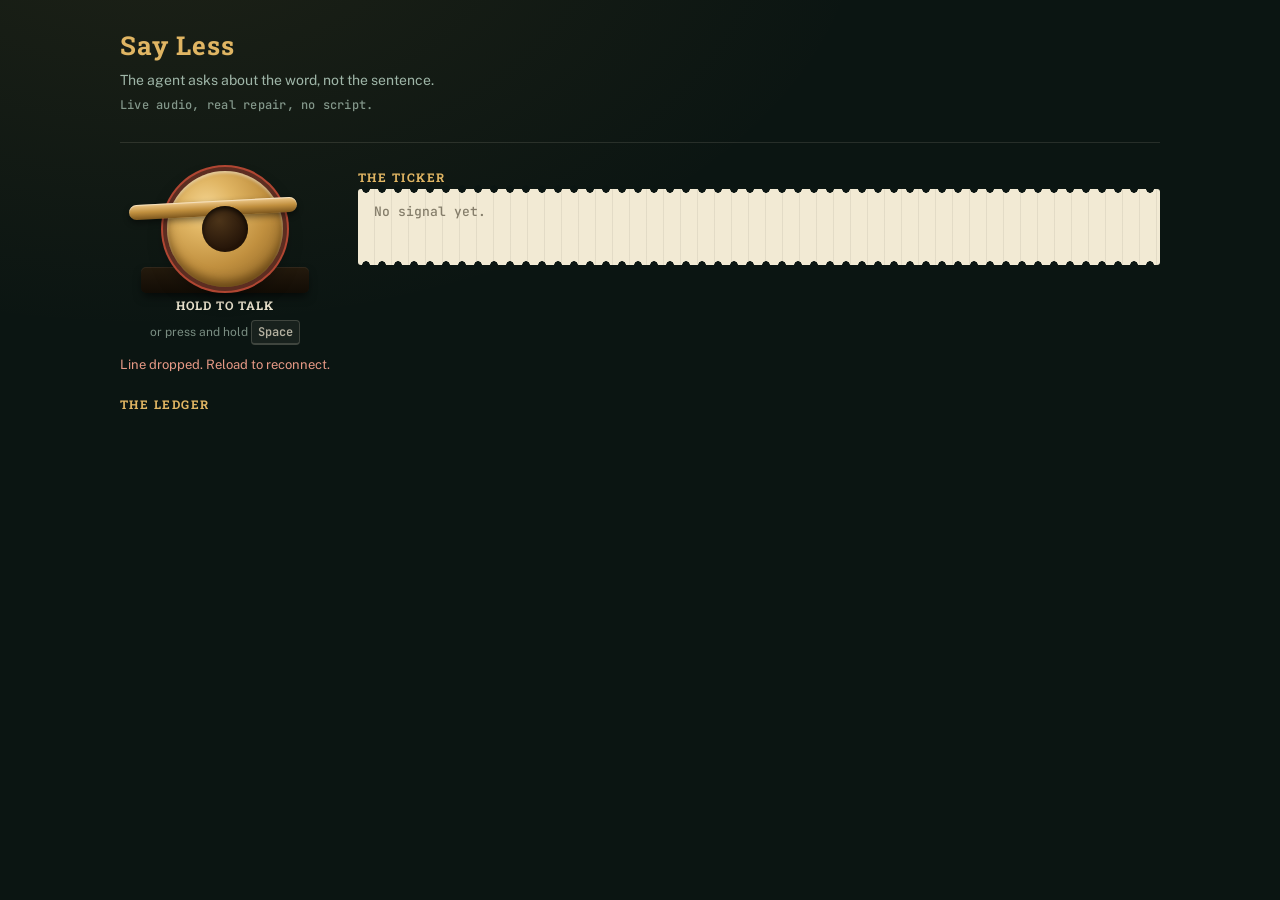
<file: app/static/index.html>
<!doctype html>
<html lang="en">
<head>
  <meta charset="utf-8">
  <meta name="viewport" content="width=device-width,initial-scale=1">
  <title>Say Less</title>
  <link rel="stylesheet" href="style.css">
</head>
<body data-state="idle">
  <div class="scene">
    <header class="masthead">
      <h1 class="wordmark">Say Less</h1>
      <p class="tagline">The agent asks about the word, not the sentence.</p>
      <p class="trust">Live audio, real repair, no script.</p>
    </header>

    <main class="board">
      <section class="control-row">
        <div class="key-col">
          <button id="key" class="key" type="button" aria-label="Hold to talk to the booking agent"></button>
          <span class="key-label">Hold to talk</span>
          <p class="key-hint">or press and hold <kbd>Space</kbd></p>
          <p id="status" class="status-text" aria-live="polite"></p>
        </div>

        <div class="ticker-wrap">
          <h2 class="panel-label">The ticker</h2>
          <div id="ticker" class="ticker" aria-live="polite">
            <p class="ticker-empty">No signal yet.</p>
          </div>
        </div>
      </section>

      <section class="readback-slip" id="readback" hidden>
        <div class="slip-head">
          <h2 class="panel-label slip-label">Readback</h2>
          <span id="move" class="move-badge"></span>
        </div>
        <p id="agent-text" class="slip-text" aria-live="polite"></p>
        <dl class="fields" id="fields"></dl>
        <p class="raw-feed"><span>raw</span><code id="raw"></code></p>
      </section>

      <section class="ledger">
        <h2 class="panel-label">The ledger</h2>
        <div id="schema" class="ledger-grid"></div>
      </section>
    </main>
  </div>
  <script src="app.js"></script>
</body>
</html>
</file>
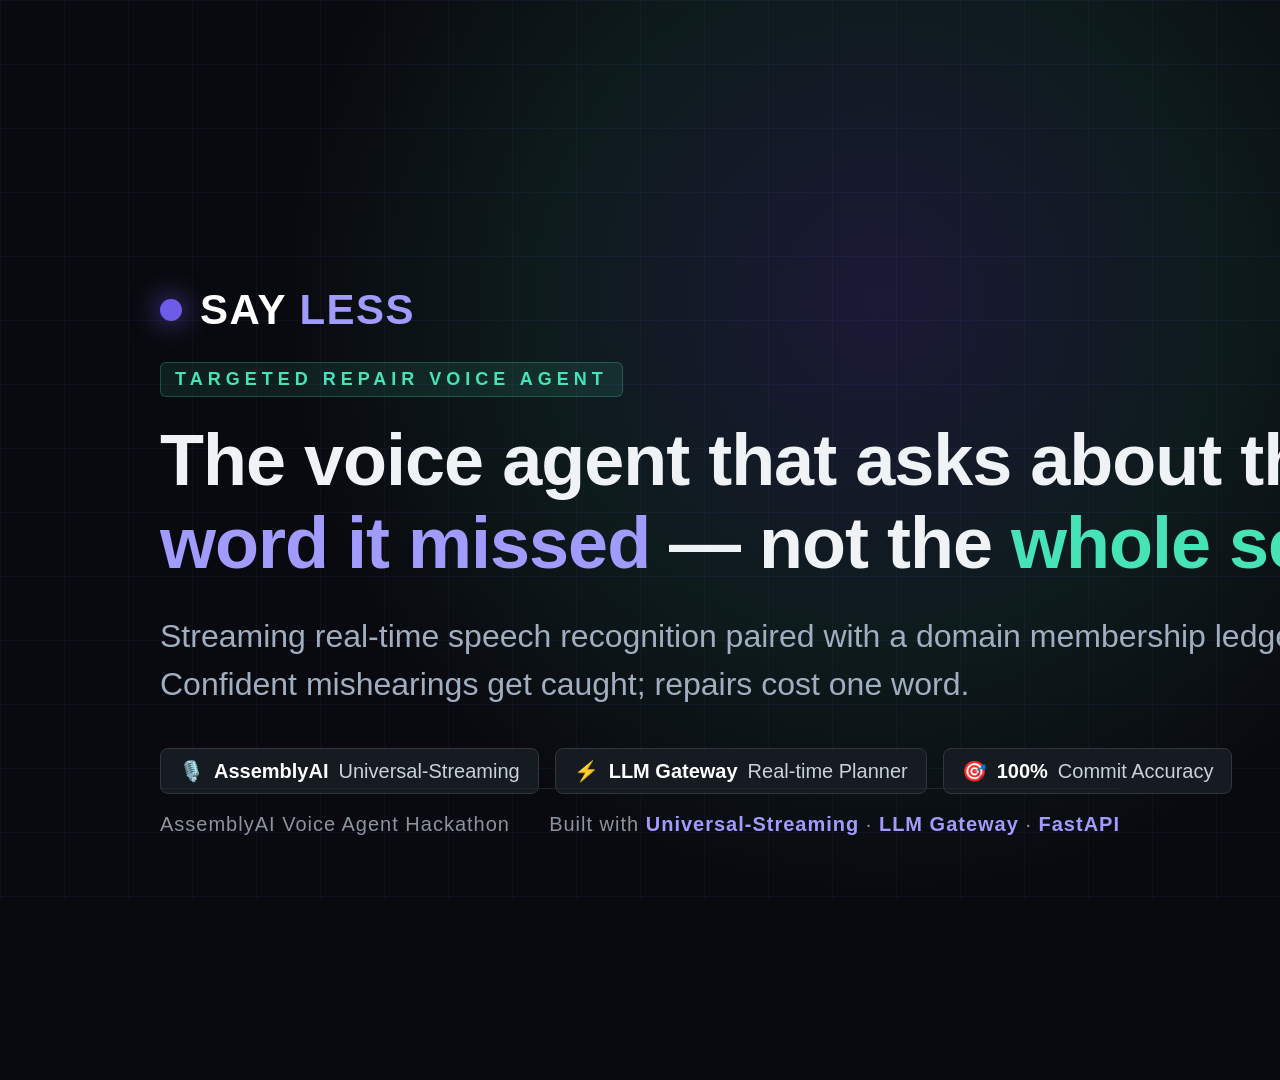
<file: docs/video/intro.html>
<!doctype html><html><head><meta charset="utf-8"><style>
html,body{margin:0;width:1920px;height:1080px;background:#090a0f;overflow:hidden;font-family:-apple-system,BlinkMacSystemFont,"Segoe UI",Roboto,sans-serif;color:#f0f3f6}
.grid{position:absolute;inset:0;background-image:linear-gradient(rgba(108,92,231,.07) 1px,transparent 1px),linear-gradient(90deg,rgba(108,92,231,.07) 1px,transparent 1px);background-size:64px 64px}
.glow{position:absolute;top:-300px;right:-200px;width:1200px;height:1200px;background:radial-gradient(circle,rgba(108,92,231,.18) 0%,rgba(70,227,183,.08) 40%,rgba(9,10,15,0) 70%)}
.wrap{position:relative;height:100%;display:flex;flex-direction:column;justify-content:center;padding:0 160px;box-sizing:border-box}
.brand{display:flex;align-items:center;gap:18px;margin-bottom:28px}
.dot{width:22px;height:22px;border-radius:50%;background:#6c5ce7;box-shadow:0 0 28px rgba(108,92,231,.9)}
.brand span{font-size:42px;font-weight:800;letter-spacing:1.5px;color:#fff}.brand .s{color:#a29bfe}
.kicker{display:inline-block;font-size:18px;font-weight:700;letter-spacing:5px;color:#46e3b7;text-transform:uppercase;margin-bottom:22px;padding:6px 14px;background:rgba(70,227,183,.1);border:1px solid rgba(70,227,183,.25);border-radius:6px;width:fit-content}
h1{font-size:72px;line-height:1.15;margin:0 0 28px;max-width:1450px;font-weight:800;letter-spacing:-1px}
h1 .a{color:#a29bfe}
h1 .b{color:#46e3b7}
p{font-size:32px;color:#a0aec0;max-width:1250px;line-height:1.5;margin:0;font-weight:400}
.badges{display:flex;gap:16px;margin-top:40px}
.badge{background:#161b22;border:1px solid #30363d;padding:10px 18px;border-radius:8px;font-size:20px;color:#c9d1d9;display:flex;align-items:center;gap:10px}
.badge strong{color:#fff}
.foot{position:absolute;bottom:64px;left:160px;right:160px;display:flex;justify-content:space-between;font-size:20px;color:#8b949e;letter-spacing:1px;border-top:1px solid #21262d;padding-top:24px}
.foot b{color:#a29bfe;font-weight:600}
</style></head><body><div class="grid"></div><div class="glow"></div>
<div class="wrap">
 <div class="brand"><div class="dot"></div><span>SAY <span class="s">LESS</span></span></div>
 <div class="kicker">Targeted Repair Voice Agent</div>
 <h1>The voice agent that asks about the <span class="a">one word it missed</span> — not the <span class="b">whole sentence</span>.</h1>
 <p>Streaming real-time speech recognition paired with a domain membership ledger. Confident mishearings get caught; repairs cost one word.</p>
 <div class="badges">
  <div class="badge">🎙️ <strong>AssemblyAI</strong> Universal-Streaming</div>
  <div class="badge">⚡ <strong>LLM Gateway</strong> Real-time Planner</div>
  <div class="badge">🎯 <strong>100%</strong> Commit Accuracy</div>
 </div>
</div>
<div class="foot"><div>AssemblyAI Voice Agent Hackathon</div><div>Built with <b>Universal-Streaming</b> &middot; <b>LLM Gateway</b> &middot; <b>FastAPI</b></div></div>
</body></html>
</file>
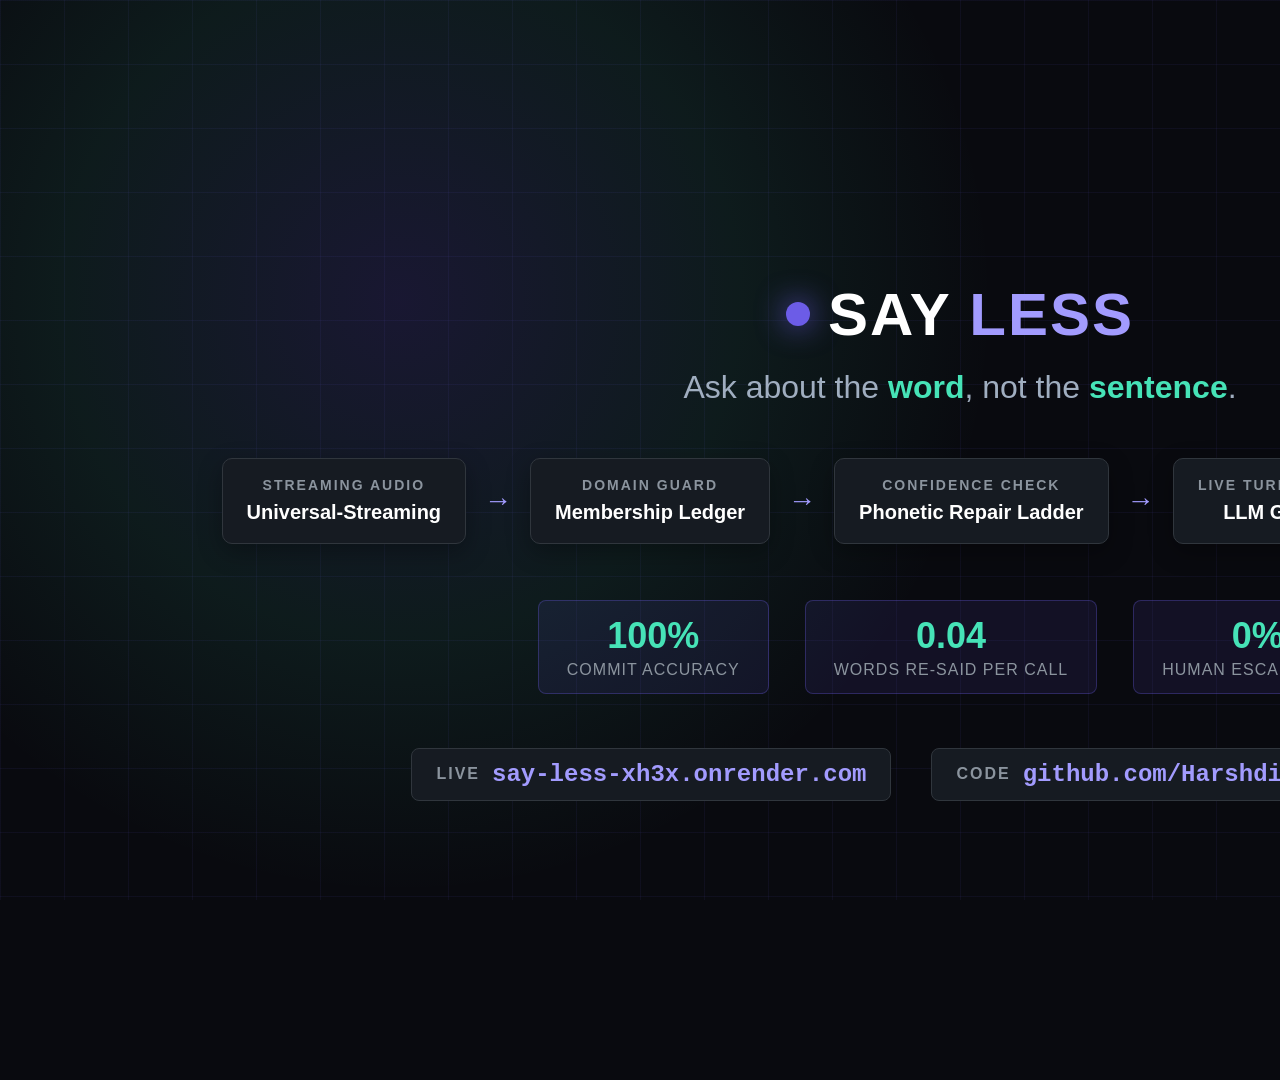
<file: docs/video/outro.html>
<!doctype html><html><head><meta charset="utf-8"><style>
html,body{margin:0;width:1920px;height:1080px;background:#090a0f;overflow:hidden;font-family:-apple-system,BlinkMacSystemFont,"Segoe UI",Roboto,sans-serif;color:#f0f3f6}
.grid{position:absolute;inset:0;background-image:linear-gradient(rgba(108,92,231,.07) 1px,transparent 1px),linear-gradient(90deg,rgba(108,92,231,.07) 1px,transparent 1px);background-size:64px 64px}
.glow{position:absolute;top:-300px;left:-200px;width:1200px;height:1200px;background:radial-gradient(circle,rgba(108,92,231,.16) 0%,rgba(70,227,183,.08) 40%,rgba(9,10,15,0) 70%)}
.wrap{position:relative;height:100%;display:flex;flex-direction:column;justify-content:center;align-items:center;text-align:center;padding:0 120px;box-sizing:border-box}
.brand{display:flex;align-items:center;gap:18px;margin-bottom:20px}
.dot{width:24px;height:24px;border-radius:50%;background:#6c5ce7;box-shadow:0 0 30px rgba(108,92,231,.9)}
.brand span{font-size:60px;font-weight:800;letter-spacing:2px;color:#fff}.brand .s{color:#a29bfe}
.tag{font-size:32px;color:#a0aec0;margin-bottom:52px;font-weight:400}
.tag span{color:#46e3b7;font-weight:600}
.arch{display:flex;align-items:center;gap:18px;font-size:22px;color:#f0f3f6;margin-bottom:56px}
.box{border:1px solid #30363d;background:#161b22;padding:18px 24px;border-radius:10px;min-width:180px;box-shadow:0 8px 24px rgba(0,0,0,.3)}
.box small{display:block;font-size:14px;color:#8b949e;letter-spacing:2px;margin-bottom:6px;text-transform:uppercase;font-weight:700}
.box strong{color:#fff;font-size:20px}
.arr{color:#a29bfe;font-size:28px;font-weight:bold}
.stats{display:flex;gap:36px;margin-bottom:54px}
.stat{background:rgba(108,92,231,.1);border:1px solid rgba(108,92,231,.3);padding:14px 28px;border-radius:8px}
.stat-val{font-size:36px;font-weight:800;color:#46e3b7}
.stat-lbl{font-size:16px;color:#8b949e;letter-spacing:1px;text-transform:uppercase;margin-top:4px}
.links{display:flex;gap:40px;font-size:24px}
.link-item{display:flex;align-items:center;gap:12px;background:#161b22;border:1px solid #30363d;padding:12px 24px;border-radius:8px}
.link-item .lbl{color:#8b949e;font-size:16px;letter-spacing:2px;font-weight:700}
.link-item .val{color:#a29bfe;font-weight:600;font-family:Consolas,monospace}
</style></head><body><div class="grid"></div><div class="glow"></div>
<div class="wrap">
 <div class="brand"><div class="dot"></div><span>SAY <span class="s">LESS</span></span></div>
 <div class="tag">Ask about the <span>word</span>, not the <span>sentence</span>.</div>
 <div class="arch">
  <div class="box"><small>Streaming Audio</small><strong>Universal-Streaming</strong></div>
  <div class="arr">&rarr;</div>
  <div class="box"><small>Domain Guard</small><strong>Membership Ledger</strong></div>
  <div class="arr">&rarr;</div>
  <div class="box"><small>Confidence Check</small><strong>Phonetic Repair Ladder</strong></div>
  <div class="arr">&rarr;</div>
  <div class="box"><small>Live Turn Planner</small><strong>LLM Gateway</strong></div>
  <div class="arr">&rarr;</div>
  <div class="box"><small>Result</small><strong>One-Word Booking</strong></div>
 </div>
 <div class="stats">
  <div class="stat"><div class="stat-val">100%</div><div class="stat-lbl">Commit Accuracy</div></div>
  <div class="stat"><div class="stat-val">0.04</div><div class="stat-lbl">Words Re-Said Per Call</div></div>
  <div class="stat"><div class="stat-val">0%</div><div class="stat-lbl">Human Escalations</div></div>
 </div>
 <div class="links">
  <div class="link-item"><span class="lbl">LIVE</span><span class="val">say-less-xh3x.onrender.com</span></div>
  <div class="link-item"><span class="lbl">CODE</span><span class="val">github.com/HarshdipSaha/say-less</span></div>
 </div>
</div>
</body></html>
</file>
<file: app/static/style.css>
@font-face {
  font-family: "Roboto Slab";
  src: url("fonts/roboto-slab.woff2") format("woff2");
  font-weight: 500 700;
  font-display: swap;
}
@font-face {
  font-family: "Public Sans";
  src: url("fonts/public-sans.woff2") format("woff2");
  font-weight: 400 700;
  font-display: swap;
}
@font-face {
  font-family: "JetBrains Mono";
  src: url("fonts/jetbrains-mono.woff2") format("woff2");
  font-weight: 400 600;
  font-display: swap;
}

:root {
  --ground: #0b1512;
  --ground-2: #102019;
  --panel: #f2ead4;
  --panel-2: #e9dfc4;
  --ink: #1c1a13;
  --ink-soft: #57503e;
  --cream-line: rgba(28, 26, 19, .16);
  --brass: #c1903f;
  --brass-light: #e0b563;
  --brass-dark: #7c561d;
  --amber: #e08a1e;
  --amber-deep: #8f5310;
  --confirmed: #3c7c53;
  --confirmed-deep: #1c4a2f;
  --danger: #b04632;
  --danger-deep: #6e2a1d;
  --cream-text: #ece4cf;
  --dim-text: #9fb6a8;
  --shadow-color: 10, 20, 16;
  --ease-out-exp: cubic-bezier(0.16, 1, 0.3, 1);
}

* { box-sizing: border-box; }

@media (prefers-reduced-motion: reduce) {
  * { animation-duration: .001ms !important; animation-iteration-count: 1 !important; transition-duration: .001ms !important; }
}

html { color-scheme: dark; }

body {
  margin: 0;
  padding: 0 20px 48px;
  font: 400 16px/1.5 "Public Sans", system-ui, sans-serif;
  background:
    radial-gradient(1200px 700px at 12% -10%, rgba(193, 144, 63, .10), transparent 60%),
    var(--ground);
  color: var(--cream-text);
  min-height: 100vh;
  -webkit-font-smoothing: antialiased;
}

::selection { background: var(--brass); color: var(--ink); }

:focus-visible {
  outline: 2px solid var(--brass-light);
  outline-offset: 3px;
  border-radius: 4px;
}

kbd {
  font: 600 12px/1 "JetBrains Mono", monospace;
  background: rgba(236, 228, 207, .08);
  border: 1px solid rgba(236, 228, 207, .25);
  border-bottom-width: 2px;
  border-radius: 4px;
  padding: 3px 6px;
  color: var(--cream-text);
}

.scene { max-width: 1040px; margin: 0 auto; }

/* ---- masthead ---- */

.masthead {
  padding-block: 32px 28px;
  display: flex;
  flex-wrap: wrap;
  align-items: baseline;
  justify-content: space-between;
  gap: 6px 20px;
  border-bottom: 1px solid rgba(236, 228, 207, .12);
}

.wordmark {
  margin: 0;
  font: 700 26px/1 "Roboto Slab", serif;
  letter-spacing: .04em;
  color: var(--brass-light);
}

.tagline {
  margin: 6px 0 0;
  font-size: 14px;
  color: var(--dim-text);
  flex-basis: 100%;
}

.trust {
  margin: 0;
  font: 500 12px/1.4 "JetBrains Mono", monospace;
  letter-spacing: .02em;
  color: var(--dim-text);
  opacity: .8;
  text-align: right;
}

/* ---- layout ---- */

.board {
  display: grid;
  gap: 20px;
  padding-top: 28px;
  grid-template-columns: 1fr;
}

.control-row {
  display: grid;
  grid-template-columns: auto 1fr;
  gap: 20px 28px;
  align-items: start;
}

@media (max-width: 620px) {
  .control-row { grid-template-columns: 1fr; justify-items: center; text-align: center; }
}

/* ---- the key ---- */

.key-col { position: relative; display: flex; flex-direction: column; align-items: center; gap: 12px; }

.key-col::before {
  /* the key's mounting plate — reads as hardware, not a floating orb */
  content: "";
  position: absolute;
  top: 96px;
  left: 50%;
  width: 168px;
  height: 26px;
  transform: translateX(-50%);
  background: linear-gradient(180deg, #241a0d, #120c05);
  border-radius: 5px;
  box-shadow: 0 5px 10px -2px rgba(0, 0, 0, .6), inset 0 1px 0 rgba(255, 255, 255, .06);
}

.key {
  --ring: var(--brass-dark);
  position: relative;
  width: 116px;
  height: 116px;
  padding: 0;
  border: none;
  border-radius: 50%;
  cursor: pointer;
  background:
    radial-gradient(circle at 34% 30%, #f3d38f 0%, var(--brass-light) 24%, var(--brass) 55%, var(--brass-dark) 100%);
  box-shadow:
    0 0 0 4px rgba(var(--shadow-color), .5),
    0 0 0 6px var(--ring),
    0 10px 22px -6px rgba(0, 0, 0, .65),
    inset 0 2px 3px rgba(255, 255, 255, .45),
    inset 0 -6px 10px rgba(60, 34, 4, .55);
  transition: box-shadow .18s var(--ease-out-exp), transform .18s var(--ease-out-exp);
}

.key::before {
  /* the lever arm — pivots from a back post, breaks the button's silhouette out of "orb" */
  content: "";
  position: absolute;
  top: 30px;
  left: -38px;
  width: 168px;
  height: 15px;
  border-radius: 8px;
  transform: rotate(-3deg);
  background: linear-gradient(180deg, #eec888, var(--brass) 50%, var(--brass-dark));
  box-shadow: 0 3px 6px rgba(0, 0, 0, .45), inset 0 1px 1px rgba(255, 255, 255, .5);
}

.key::after {
  content: "";
  position: absolute;
  inset: 30%;
  border-radius: 50%;
  background: radial-gradient(circle at 38% 32%, #4c3419, #241408 70%);
  box-shadow: inset 0 3px 5px rgba(0, 0, 0, .7);
  z-index: 1;
}

.key:hover { transform: translateY(-1px); }
.key:active,
.key.live {
  transform: translateY(2px);
  box-shadow:
    0 0 0 4px rgba(var(--shadow-color), .5),
    0 0 0 6px var(--ring),
    0 4px 10px -4px rgba(0, 0, 0, .6),
    inset 0 3px 6px rgba(0, 0, 0, .5);
}

.key.live { --ring: var(--amber); animation: pulse-ring 1.1s var(--ease-out-exp) infinite; }
.key.connecting { --ring: var(--brass); }
.key.thinking { --ring: var(--brass-light); }
.key.booked { --ring: var(--confirmed); }
.key.trouble { --ring: var(--danger); }

@keyframes pulse-ring {
  0% { box-shadow: 0 0 0 4px rgba(var(--shadow-color), .5), 0 0 0 6px var(--ring), 0 0 0 6px rgba(224, 138, 30, .45), 0 4px 10px -4px rgba(0, 0, 0, .6); }
  100% { box-shadow: 0 0 0 4px rgba(var(--shadow-color), .5), 0 0 0 6px var(--ring), 0 0 0 18px rgba(224, 138, 30, 0), 0 4px 10px -4px rgba(0, 0, 0, .6); }
}

.key-label {
  font: 700 12px/1 "Roboto Slab", serif;
  letter-spacing: .08em;
  text-transform: uppercase;
  color: var(--cream-text);
}

.key-hint {
  margin: 0;
  font-size: 12px;
  color: var(--dim-text);
  opacity: .75;
}

.status-text {
  margin: 2px 0 0;
  min-height: 1.4em;
  font-size: 13px;
  color: var(--dim-text);
}

.status-text[data-tone="live"] { color: var(--amber); }
.status-text[data-tone="ok"] { color: #8fd6a8; }
.status-text[data-tone="error"] { color: #e79a86; }

/* ---- the ticker ---- */

.panel-label {
  margin: 0 0 6px;
  font: 700 12px/1 "Roboto Slab", serif;
  letter-spacing: .12em;
  text-transform: uppercase;
  color: var(--brass-light);
}

.ticker {
  position: relative;
  min-height: 76px;
  padding: 14px 16px;
  background: var(--panel);
  border-radius: 3px;
  background-image: repeating-linear-gradient(90deg, transparent 0 16px, rgba(28, 26, 19, .07) 16px 17px);
}

.ticker::before,
.ticker::after {
  content: "";
  position: absolute;
  left: 0; right: 0;
  height: 8px;
  background-image: radial-gradient(circle at 8px 4px, var(--ground) 3.5px, transparent 4px);
  background-size: 16px 8px;
}
.ticker::before { top: -4px; }
.ticker::after { bottom: -4px; }

.ticker-empty {
  margin: 0;
  color: var(--ink-soft);
  font: 500 13px "JetBrains Mono", monospace;
  opacity: .7;
}

.word {
  display: inline-block;
  font: 500 15px/1.6 "JetBrains Mono", monospace;
  color: var(--ink);
  margin: 0 2px 4px 0;
  padding: 1px 3px;
  border-radius: 2px;
  animation: stamp-in .32s var(--ease-out-exp) backwards;
  animation-delay: calc(var(--i, 0) * 35ms);
}

.word.low {
  color: #6e3f0c;
  border-bottom: 2px dashed var(--amber);
  background: rgba(224, 138, 30, .14);
}

@keyframes stamp-in {
  from { opacity: 0; transform: scale(1.16); }
  to { opacity: 1; transform: scale(1); }
}

/* ---- readback slip ---- */

.readback-slip {
  position: relative;
  background: var(--panel);
  border-radius: 2px;
  padding: 26px 22px 20px;
  margin-top: 8px;
  box-shadow: 0 14px 30px -14px rgba(0, 0, 0, .55);
}

.readback-slip::before {
  content: "";
  position: absolute;
  top: -9px; left: 0; right: 0; height: 18px;
  background:
    linear-gradient(-45deg, var(--panel) 9px, transparent 0) 0 9px / 18px 18px repeat-x,
    linear-gradient(45deg, var(--panel) 9px, transparent 0) 0 9px / 18px 18px repeat-x;
}

.slip-head { display: flex; align-items: center; justify-content: space-between; gap: 12px; margin-bottom: 10px; }
.slip-label { margin: 0; color: var(--ink-soft); }

.move-badge {
  display: inline-block;
  font: 700 11px/1 "Roboto Slab", serif;
  letter-spacing: .08em;
  text-transform: uppercase;
  padding: 6px 10px;
  border-radius: 3px;
  background: var(--amber);
  color: #2c1a04;
}
.move-badge[data-kind="ok"] { background: var(--confirmed); color: #eafff1; }
.move-badge[data-kind="danger"] { background: var(--danger); color: #fff0ec; }

.slip-text {
  margin: 0 0 16px;
  font: 500 21px/1.35 "Roboto Slab", serif;
  color: var(--ink);
  max-width: 46ch;
}

.fields {
  display: grid;
  grid-template-columns: repeat(auto-fit, minmax(130px, 1fr));
  gap: 10px 18px;
  margin: 0;
  padding-top: 14px;
  border-top: 1px dashed var(--cream-line);
}

.fields div { display: flex; flex-direction: column; gap: 2px; }

.fields dt {
  font: 700 10px/1 "JetBrains Mono", monospace;
  letter-spacing: .08em;
  text-transform: uppercase;
  color: var(--ink-soft);
}

.fields dd {
  margin: 0;
  font: 600 15px "Public Sans";
  color: var(--ink);
}

.fields dd.pending { color: var(--ink-soft); font-weight: 400; font-style: italic; }

.raw-feed {
  margin: 12px 0 0;
  padding-top: 10px;
  border-top: 1px dashed var(--cream-line);
  font: 400 11px/1.5 "JetBrains Mono", monospace;
  color: var(--ink-soft);
  overflow-x: auto;
  white-space: nowrap;
  scrollbar-width: thin;
  scrollbar-color: var(--brass-dark) transparent;
}
.raw-feed span { text-transform: uppercase; letter-spacing: .1em; margin-right: 8px; }
.raw-feed code { font: inherit; }
.raw-feed::-webkit-scrollbar { height: 5px; }
.raw-feed::-webkit-scrollbar-thumb { background: var(--brass-dark); border-radius: 3px; }

/* ---- the ledger ---- */

.ledger { margin-top: 4px; }

.ledger-grid {
  display: grid;
  gap: 8px;
  grid-template-columns: repeat(auto-fill, minmax(230px, 1fr));
}

.ledger-field {
  background: var(--ground-2);
  border: 1px solid rgba(236, 228, 207, .1);
  border-radius: 3px;
  padding: 9px 11px;
}

.ledger-field dt {
  font: 700 10px/1 "Roboto Slab", serif;
  letter-spacing: .1em;
  text-transform: uppercase;
  color: var(--brass-light);
  margin-bottom: 5px;
}

.ledger-field dd {
  margin: 0;
  font: 400 12px/1.6 "JetBrains Mono", monospace;
  color: var(--dim-text);
  overflow-x: auto;
  white-space: nowrap;
  scrollbar-width: thin;
  scrollbar-color: var(--brass-dark) transparent;
}

.ledger-field dd::-webkit-scrollbar { height: 6px; }
.ledger-field dd::-webkit-scrollbar-thumb { background: var(--brass-dark); border-radius: 3px; }

[hidden] { display: none !important; }
</file>
